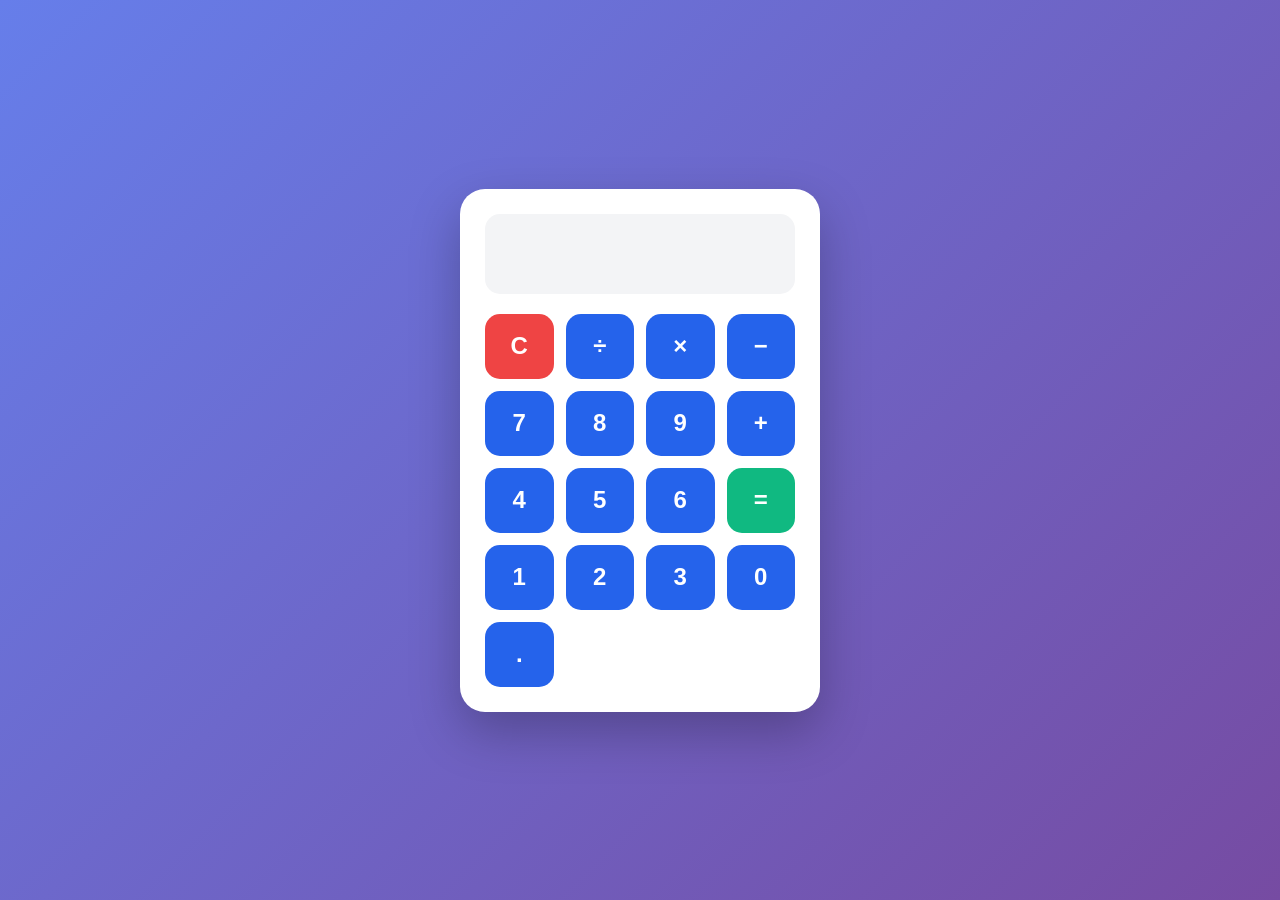
<file: CALCULATOR/index.html>
<!DOCTYPE html>
<html lang="en">
<head>
  <meta charset="UTF-8">
  <meta name="viewport" content="width=device-width, initial-scale=1.0">
  <title>Calculator</title>
  <link rel="stylesheet" href="style.css">
</head>
<body>

  <div class="calculator">
    <input type="text" id="display" readonly>

    <div class="buttons">
      <button onclick="clearDisplay()">C</button>
      <button onclick="appendValue('/')">÷</button>
      <button onclick="appendValue('*')">×</button>
      <button onclick="appendValue('-')">−</button>

      <button onclick="appendValue('7')">7</button>
      <button onclick="appendValue('8')">8</button>
      <button onclick="appendValue('9')">9</button>
      <button onclick="appendValue('+')">+</button>

      <button onclick="appendValue('4')">4</button>
      <button onclick="appendValue('5')">5</button>
      <button onclick="appendValue('6')">6</button>
      <button onclick="calculate()">=</button>

      <button onclick="appendValue('1')">1</button>
      <button onclick="appendValue('2')">2</button>
      <button onclick="appendValue('3')">3</button>
      <button onclick="appendValue('0')">0</button>

      <button onclick="appendValue('.')">.</button>
    </div>
  </div>

  <script src="script.js"></script>
</body>
</html>
</file>
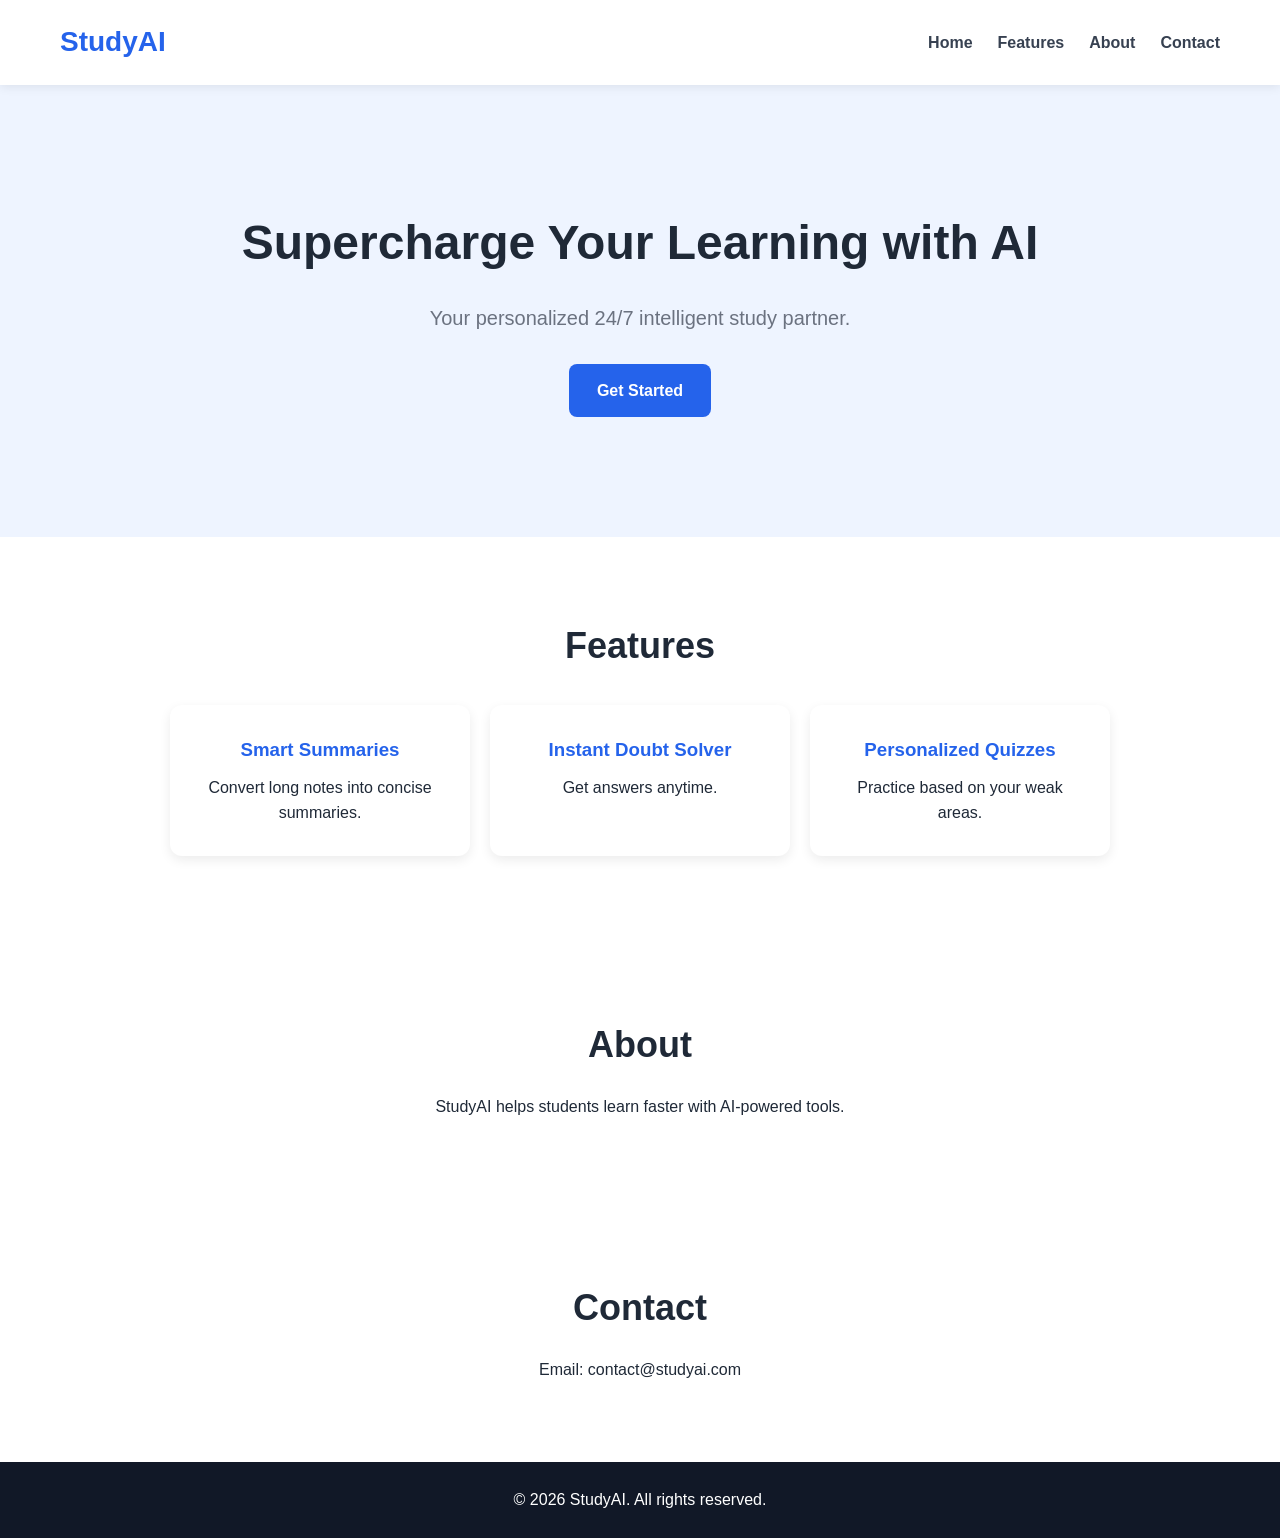
<file: LANDING PAGE/index.html>
<!DOCTYPE html>
<html lang="en">
<head>
  <meta charset="UTF-8">
  <meta name="viewport" content="width=device-width, initial-scale=1.0">
  <title>StudyAI</title>
  <link rel="stylesheet" href="style.css">
</head>
<body>
  <nav>
    <h1>StudyAI</h1>
    <ul>
      <li><a href="#home">Home</a></li>
      <li><a href="#features">Features</a></li>
      <li><a href="#about">About</a></li>
      <li><a href="#contact">Contact</a></li>
    </ul>
  </nav>

  <section id="home" class="hero">
    <h2>Supercharge Your Learning with AI</h2>
    <p>Your personalized 24/7 intelligent study partner.</p>
    <a href="#contact" class="btn">Get Started</a>
  </section>

  <section id="features" class="section">
    <h2>Features</h2>
    <div class="cards">
      <div class="card">
        <h3>Smart Summaries</h3>
        <p>Convert long notes into concise summaries.</p>
      </div>
      <div class="card">
        <h3>Instant Doubt Solver</h3>
        <p>Get answers anytime.</p>
      </div>
      <div class="card">
        <h3>Personalized Quizzes</h3>
        <p>Practice based on your weak areas.</p>
      </div>
    </div>
  </section>

  <section id="about" class="section">
    <h2>About</h2>
    <p>StudyAI helps students learn faster with AI-powered tools.</p>
  </section>

  <section id="contact" class="section">
    <h2>Contact</h2>
    <p>Email: contact@studyai.com</p>
  </section>

  <footer>
    <p>© 2026 StudyAI. All rights reserved.</p>
  </footer>
</body>
</html>
</file>
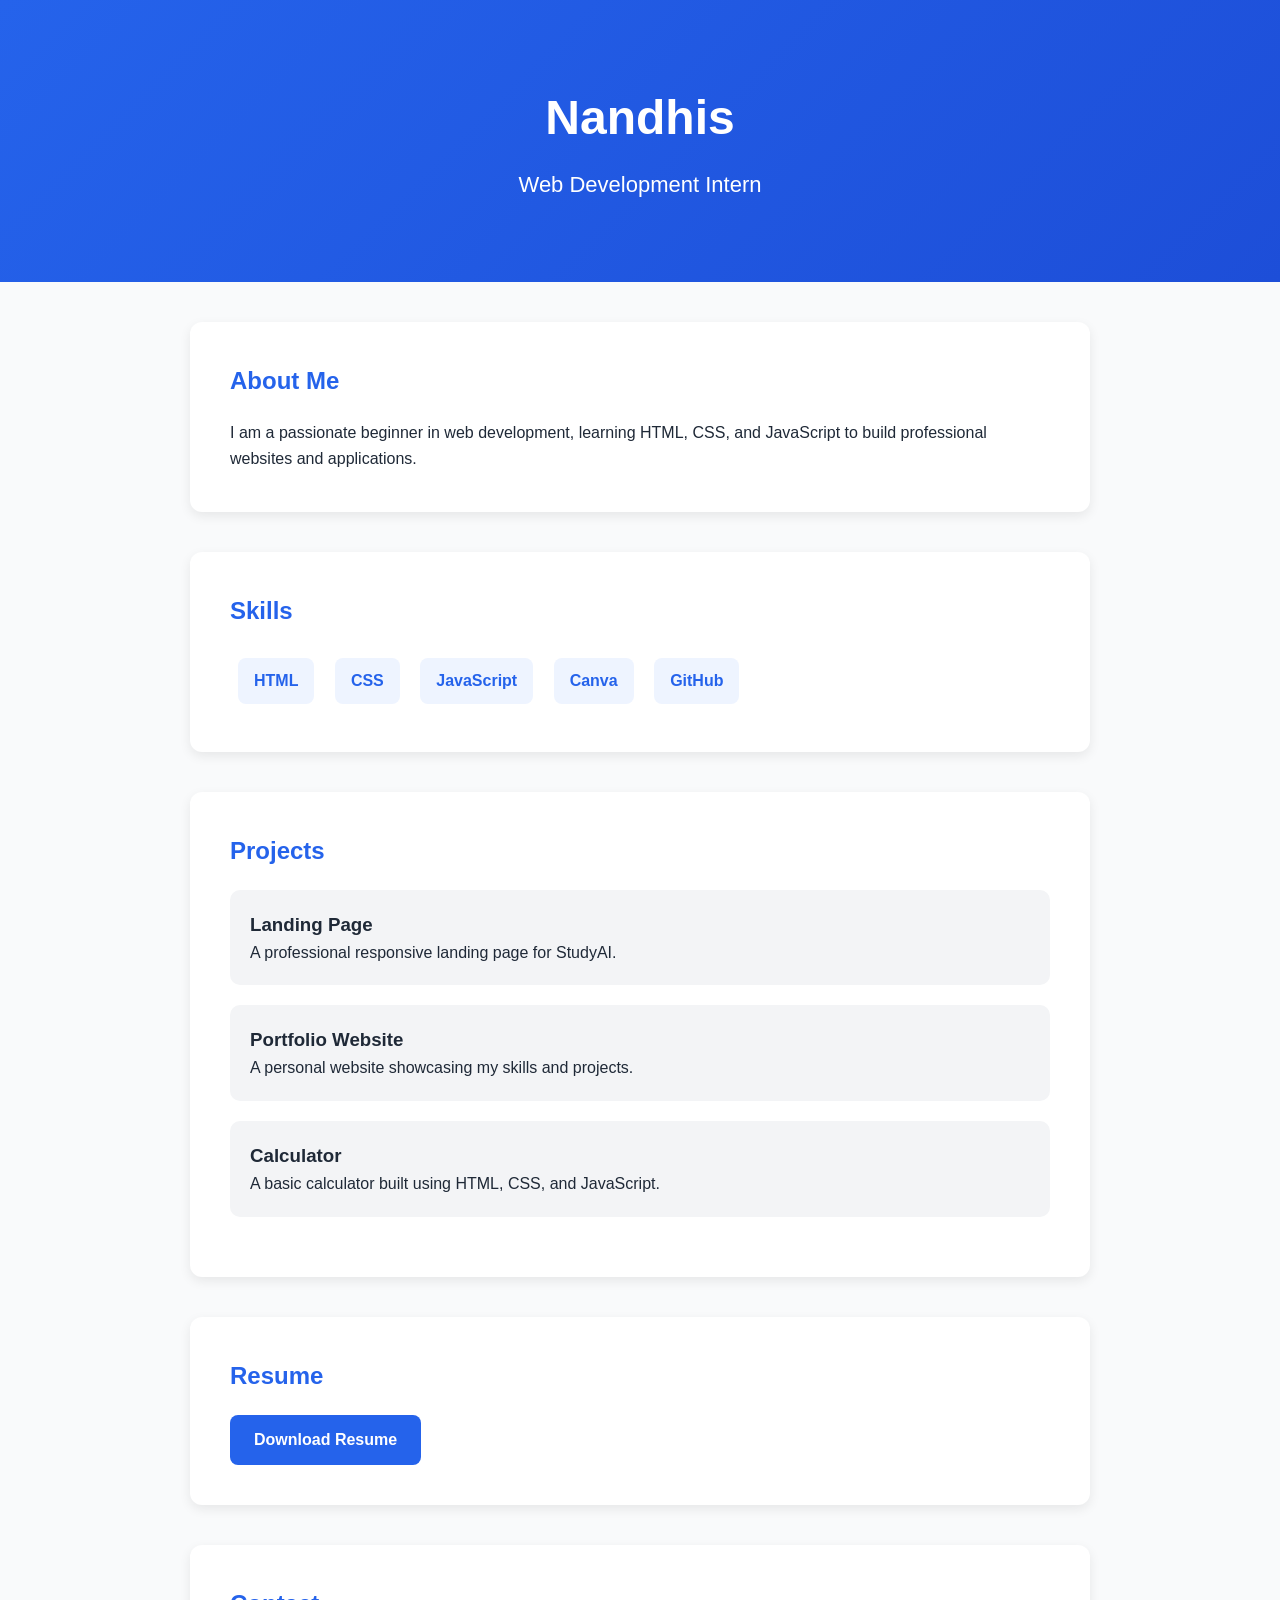
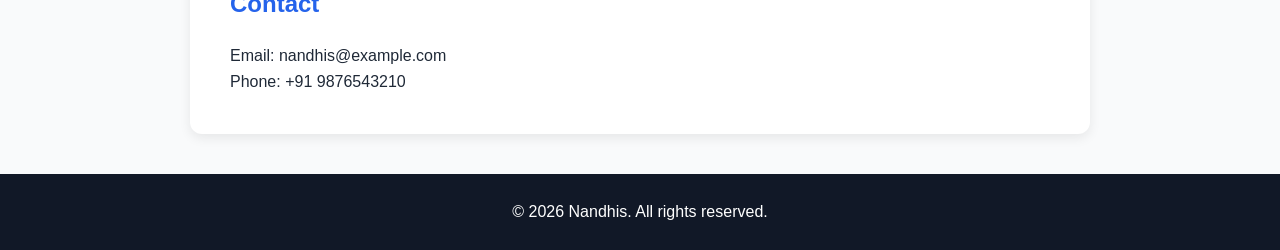
<file: PORTFOLIO/index.html>
<!DOCTYPE html>
<html lang="en">

<head>
    <meta charset="UTF-8">
    <meta name="viewport" content="width=device-width, initial-scale=1.0">
    <title>Nandhis Portfolio</title>
    <link rel="stylesheet" href="style.css">
</head>

<body>

    <header>
        <h1>Nandhis</h1>
        <p>Web Development Intern</p>
    </header>

    <section class="about">
        <h2>About Me</h2>
        <p>
            I am a passionate beginner in web development, learning HTML, CSS,
            and JavaScript to build professional websites and applications.
        </p>
    </section>

    <section class="skills">
        <h2>Skills</h2>
        <ul>
            <li>HTML</li>
            <li>CSS</li>
            <li>JavaScript</li>
            <li>Canva</li>
            <li>GitHub</li>
        </ul>
    </section>

    <section class="projects">
        <h2>Projects</h2>

        <div class="project-card">
            <h3>Landing Page</h3>
            <p>A professional responsive landing page for StudyAI.</p>
        </div>

        <div class="project-card">
            <h3>Portfolio Website</h3>
            <p>A personal website showcasing my skills and projects.</p>
        </div>

        <div class="project-card">
            <h3>Calculator</h3>
            <p>A basic calculator built using HTML, CSS, and JavaScript.</p>
        </div>
    </section>

    <section class="resume">
        <h2>Resume</h2>
        <a href="resume.pdf" download>Download Resume</a>
    </section>

    <section class="contact">
        <h2>Contact</h2>
        <p>Email: nandhis@example.com</p>
        <p>Phone: +91 9876543210</p>
    </section>

    <footer>
        <p>© 2026 Nandhis. All rights reserved.</p>
    </footer>

</body>

</html>
</file>
<file: CALCULATOR/style.css>
* {
  margin: 0;
  padding: 0;
  box-sizing: border-box;
}

body {
  font-family: Arial, sans-serif;
  min-height: 100vh;
  display: flex;
  justify-content: center;
  align-items: center;
  background: linear-gradient(135deg, #667eea, #764ba2);
}

.calculator {
  width: 360px;
  background: #ffffff;
  padding: 25px;
  border-radius: 25px;
  box-shadow: 0 20px 50px rgba(0, 0, 0, 0.25);
}

#display {
  width: 100%;
  height: 80px;
  border: none;
  outline: none;
  border-radius: 15px;
  background: #f3f4f6;
  padding: 20px;
  margin-bottom: 20px;
  font-size: 32px;
  text-align: right;
  color: #111827;
}

.buttons {
  display: grid;
  grid-template-columns: repeat(4, 1fr);
  gap: 12px;
}

button {
  height: 65px;
  border: none;
  border-radius: 15px;
  font-size: 24px;
  font-weight: bold;
  cursor: pointer;
  background: #2563eb;
  color: white;
  transition: 0.2s;
}

button:hover {
  transform: scale(1.05);
  background: #1d4ed8;
}

button:active {
  transform: scale(0.97);
}

/* Clear button */
button:first-child {
  background: #ef4444;
}

button:first-child:hover {
  background: #dc2626;
}

/* Equal button */
button:nth-child(12) {
  background: #10b981;
}

button:nth-child(12):hover {
  background: #059669;
}

@media (max-width: 480px) {
  .calculator {
    width: 95%;
    padding: 20px;
  }

  button {
    height: 60px;
    font-size: 22px;
  }

  #display {
    font-size: 28px;
  }
}
</file>
<file: LANDING PAGE/style.css>
* {
    margin: 0;
    padding: 0;
    box-sizing: border-box;
}

html {
    scroll-behavior: smooth;
}

body {
    font-family: Arial, sans-serif;
    line-height: 1.6;
    color: #1f2937;
    background: #ffffff;
}

nav {
    background: #ffffff;
    padding: 20px 60px;
    display: flex;
    justify-content: space-between;
    align-items: center;
    box-shadow: 0 2px 10px rgba(0, 0, 0, 0.08);
    position: sticky;
    top: 0;
}

nav h1 {
    color: #2563eb;
    font-size: 28px;
}

nav ul {
    display: flex;
    list-style: none;
    gap: 25px;
}

nav a {
    text-decoration: none;
    color: #374151;
    font-weight: bold;
}

.hero {
    background: #eef4ff;
    text-align: center;
    padding: 120px 20px;
}

.hero h2 {
    font-size: 48px;
    margin-bottom: 20px;
}

.hero p {
    font-size: 20px;
    margin-bottom: 30px;
    color: #6b7280;
}

.btn {
    display: inline-block;
    background: #2563eb;
    color: #ffffff;
    text-decoration: none;
    padding: 14px 28px;
    border-radius: 8px;
    font-weight: bold;
}

.section {
    padding: 80px 20px;
    text-align: center;
}

.section h2 {
    font-size: 36px;
    margin-bottom: 20px;
}

.cards {
    display: flex;
    justify-content: center;
    gap: 20px;
    flex-wrap: wrap;
    margin-top: 30px;
}

.card {
    background: #ffffff;
    width: 300px;
    padding: 30px;
    border-radius: 12px;
    box-shadow: 0 4px 12px rgba(0, 0, 0, 0.08);
}

.card h3 {
    margin-bottom: 10px;
    color: #2563eb;
}

footer {
    background: #111827;
    color: #ffffff;
    text-align: center;
    padding: 25px;
}

@media (max-width: 768px) {
    nav {
        flex-direction: column;
        padding: 20px;
    }

    nav ul {
        margin-top: 15px;
        flex-wrap: wrap;
        justify-content: center;
    }

    .hero h2 {
        font-size: 32px;
    }

    .hero p {
        font-size: 18px;
    }
}
</file>
<file: PORTFOLIO/style.css>
* {
    margin: 0;
    padding: 0;
    box-sizing: border-box;
}

body {
    font-family: Arial, sans-serif;
    line-height: 1.6;
    background: #f9fafb;
    color: #1f2937;
}

header {
    background: linear-gradient(135deg, #2563eb, #1d4ed8);
    color: white;
    text-align: center;
    padding: 80px 20px;
}

header h1 {
    font-size: 48px;
    margin-bottom: 10px;
}

header p {
    font-size: 22px;
}

section {
    max-width: 900px;
    margin: 40px auto;
    background: white;
    padding: 40px;
    border-radius: 12px;
    box-shadow: 0 4px 12px rgba(0, 0, 0, 0.08);
}

h2 {
    color: #2563eb;
    margin-bottom: 20px;
}

.skills ul {
    list-style: none;
}

.skills li {
    display: inline-block;
    background: #eef4ff;
    color: #2563eb;
    padding: 10px 16px;
    margin: 8px;
    border-radius: 8px;
    font-weight: bold;
}

.project-card {
    background: #f3f4f6;
    padding: 20px;
    border-radius: 10px;
    margin-bottom: 20px;
}

.resume a {
    display: inline-block;
    text-decoration: none;
    background: #2563eb;
    color: white;
    padding: 12px 24px;
    border-radius: 8px;
    font-weight: bold;
}

.resume a:hover {
    background: #1d4ed8;
}

footer {
    background: #111827;
    color: white;
    text-align: center;
    padding: 25px;
    margin-top: 40px;
}

@media (max-width: 768px) {
    header h1 {
        font-size: 34px;
    }

    header p {
        font-size: 18px;
    }

    section {
        margin: 20px;
        padding: 25px;
    }
}
</file>
